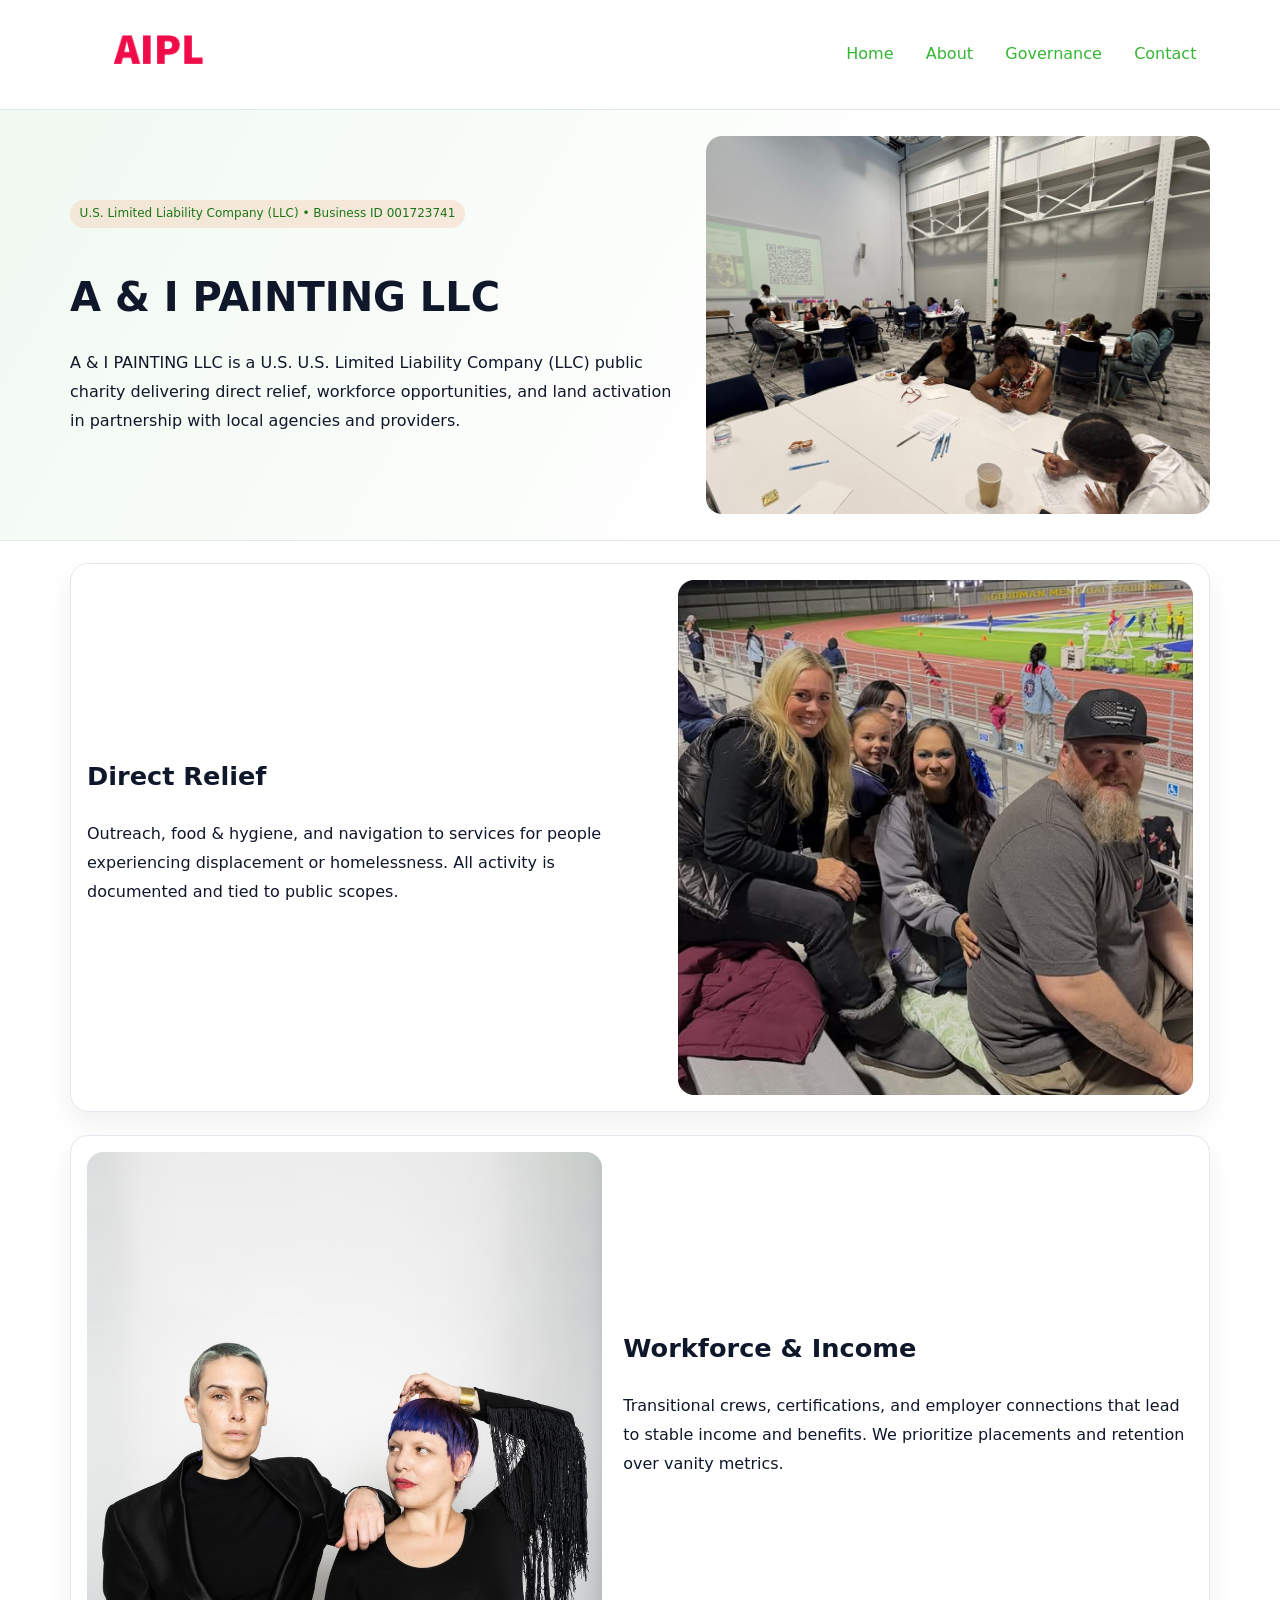
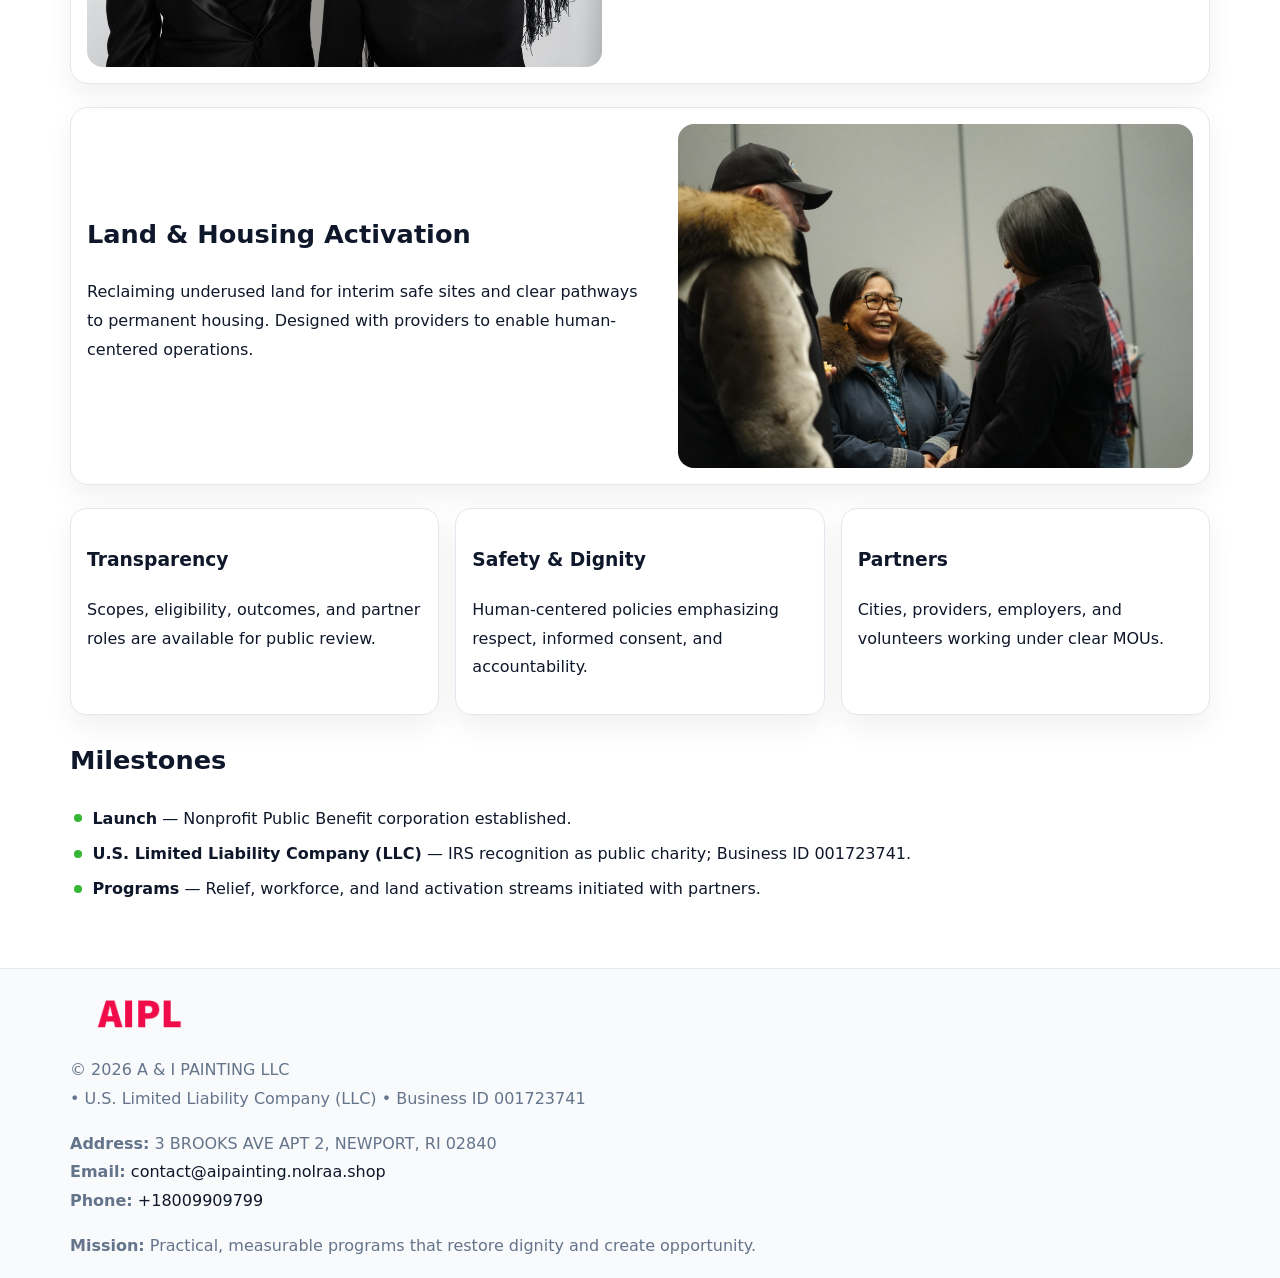
<file: index.html>
<!doctype html><html lang="en"><head>
<meta charset="utf-8">
<meta name="viewport" content="width=device-width,initial-scale=1">
<title>A & I PAINTING LLC – Nonprofit • 2025</title>
<link rel="stylesheet" href="assets/styles.css">
<link rel="icon" href="images/logo.png">
<meta name="data-ein" content="001723741">
<meta name="data-name" content="A & I PAINTING LLC">
<meta name="data-email" content="contact@aipainting.nolraa.shop">
<meta name="data-phone" content="+18009909799">
<meta name="data-address" content="3 BROOKS AVE APT 2,
NEWPORT, RI 02840">
<meta name="data-map" content="3+BROOKS+AVE+APT+2,+NEWPORT,+RI+02840">
  <meta name="description" content="Dedicated to community services, education, and direct relief, A & I PAINTING LLC collaborates with neighbors and partners to deliver practical help and long-term impact.">
<meta name="facebook-domain-verification" content="54kyt3333e4rqxv98l00stbprwn5ru" />
</head><body>
<div style="position:absolute;left:-9999px;top:-9999px;opacity:0" data-uniq="{{UNIQUE_BLOB}}">
  <span>Dedicated to community services, education, and direct relief, A & I PAINTING LLC collaborates with neighbors and partners to deliver practical help and long-term impact.</span><svg width="12" height="12" viewBox="0 0 12 12" xmlns="http://www.w3.org/2000/svg"><circle cx="6" cy="6" r="5" fill="#b45309"/></svg><img src="images/hero.jpg" width="1" height="1" alt="" loading="lazy"/>
</div>

<header>
  <div class="cfbd2ff3f37">
    <a href="index.html"><img src="images/logo.png" alt="A & I PAINTING LLC" style="width:150px"></a>
    <nav>
      <a class="active" href="index.html">Home</a>
      <a href="about.html">About</a>
      <a href="governance.html">Governance</a>
      <a href="contact.html">Contact</a>
    </nav>
  </div>
</header>

<section class="c75e61c789a">
  <div class="c87714abcdb">
    <div>
      <span class="cb83484ceab">U.S. Limited Liability Company (LLC) • Business ID 001723741</span>
      <h1>A & I PAINTING LLC</h1>
      <p class="c19134487a9">A & I PAINTING LLC is a U.S. U.S. Limited Liability Company (LLC) public charity delivering direct relief, workforce opportunities, and land activation in partnership with local agencies and providers.</p>
    </div>
    <img src="images/hero.jpg" alt="Community work">
  </div>
</section>

<main class="main-wrap">
  <section class="section zigzag">
    <div>
      <h2>Direct Relief</h2>
      <p>Outreach, food & hygiene, and navigation to services for people experiencing displacement or homelessness. All activity is documented and tied to public scopes.</p>
    </div>
    <img src="images/relief.jpg" alt="Relief program">
  </section>

  <section class="section zigzag reverse">
    <img src="images/jobs.jpg" alt="Workforce program">
    <div>
      <h2>Workforce & Income</h2>
      <p>Transitional crews, certifications, and employer connections that lead to stable income and benefits. We prioritize placements and retention over vanity metrics.</p>
    </div>
  </section>

  <section class="section zigzag">
    <div>
      <h2>Land & Housing Activation</h2>
      <p>Reclaiming underused land for interim safe sites and clear pathways to permanent housing. Designed with providers to enable human-centered operations.</p>
    </div>
    <img src="images/land.jpg" alt="Land activation">
  </section>

  <section class="section cards">
    <article class="cb0600a90b7">
      <h3>Transparency</h3>
      <p>Scopes, eligibility, outcomes, and partner roles are available for public review.</p>
    </article>
    <article class="cb0600a90b7">
      <h3>Safety & Dignity</h3>
      <p>Human-centered policies emphasizing respect, informed consent, and accountability.</p>
    </article>
    <article class="cb0600a90b7">
      <h3>Partners</h3>
      <p>Cities, providers, employers, and volunteers working under clear MOUs.</p>
    </article>
  </section>

  <section class="section">
    <h2>Milestones</h2>
    <ul class="timeline">
      <li><strong>Launch</strong> — Nonprofit Public Benefit corporation established.</li>
      <li><strong>U.S. Limited Liability Company (LLC)</strong> — IRS recognition as public charity; Business ID 001723741.</li>
      <li><strong>Programs</strong> — Relief, workforce, and land activation streams initiated with partners.</li>
    </ul>
  </section>
</main>

<footer>
  <div class="footer-wrap">
    <div class="footer-grid">
      <div class="footer-col">
        <img src="images/logo.png" alt="" style="width:140px;margin-bottom:.4rem">
        <div class="small">© <span id="year"></span> A & I PAINTING LLC</div>
        <div class="small"> • U.S. Limited Liability Company (LLC) • Business ID 001723741</div>
      </div>
      <div class="footer-col">
        <div class="small"><strong>Address:</strong> 3 BROOKS AVE APT 2,
NEWPORT, RI 02840</div>
        <div class="small"><strong>Email:</strong> <a href="mailto:contact@aipainting.nolraa.shop">contact@aipainting.nolraa.shop</a></div>
        <div class="small"><strong>Phone:</strong> <a href="tel:+18009909799">+18009909799</a></div>
      </div>
      <div class="footer-col">
        <div class="small"><strong>Mission:</strong> Practical, measurable programs that restore dignity and create opportunity.</div>
      </div>
    </div>
  </div>
</footer>

<script>
(function(){
  function m(n){const e=document.querySelector('meta[name="'+n+'"]');return e?e.content:'';}
  function h(s){let x=2166136261>>>0;for(let i=0;i<s.length;i++){x^=s.charCodeAt(i);x=(x*16777619)>>>0;}return x>>>0;}
  const key = h((m('data-ein') || m('data-name') || '0').replace(/\s+/g,''));
  const H = key % 360, S = 55 + (key % 20), L = 46;
  const r = document.documentElement;
  r.style.setProperty('--brand', `hsl(${H} ${S}% ${L}%)`);
  r.style.setProperty('--brand-ink', `hsl(${H} ${Math.min(95,S+10)}% ${Math.max(20,L-18)}%)`);
  r.style.setProperty('--soft', `hsl(${H} ${Math.max(40,S-25)}% 96%)`);
  const y = document.getElementById('year'); if (y) y.textContent = new Date().getFullYear();
})();
</script>
</body></html>
</file>
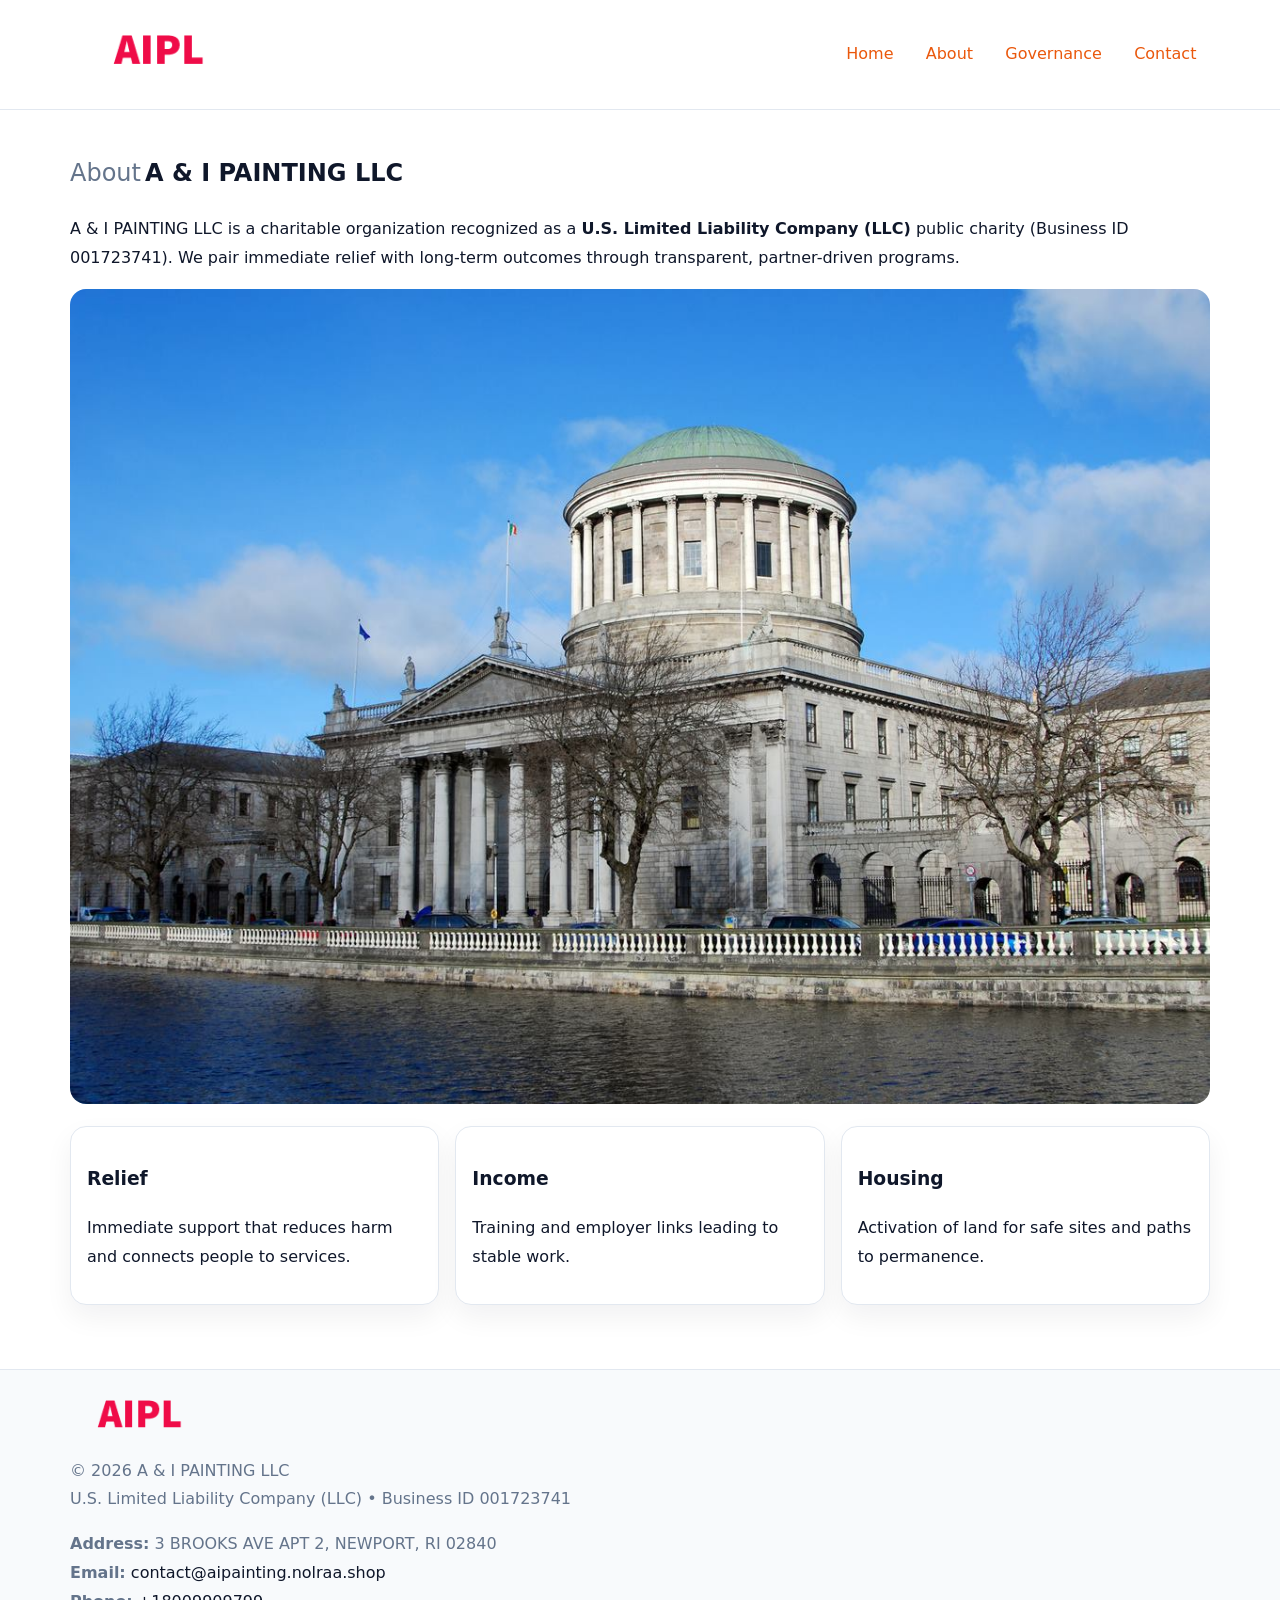
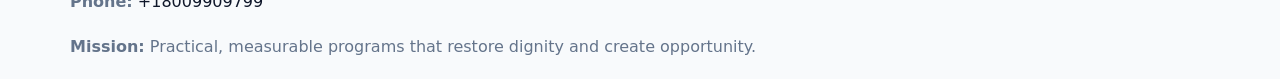
<file: about.html>
<!doctype html><html lang="en"><head>
<meta charset="utf-8">
<meta name="viewport" content="width=device-width,initial-scale=1">
<title>A & I PAINTING LLC – Nonprofit • 2025</title>
<link rel="stylesheet" href="assets/styles.css">
<link rel="icon" href="images/logo.png">
<meta name="data-ein" content="001723741">
<meta name="data-name" content="A & I PAINTING LLC">
<style>
h1 span.label{
  font-weight:500;
  color:var(--muted);
  margin-right:.25rem;
}
h1 span.name{
  font-weight:700;
  color:var(--ink);
}
</style>
  <meta name="description" content="Dedicated to community services, education, and direct relief, A & I PAINTING LLC collaborates with neighbors and partners to deliver practical help and long-term impact.">
</head><body>
<div style="position:absolute;left:-9999px;top:-9999px;opacity:0" data-uniq="{{UNIQUE_BLOB}}">
  <span>Dedicated to community services, education, and direct relief, A & I PAINTING LLC collaborates with neighbors and partners to deliver practical help and long-term impact.</span><svg width="12" height="12" viewBox="0 0 12 12" xmlns="http://www.w3.org/2000/svg"><circle cx="6" cy="6" r="5" fill="#b45309"/></svg><img src="images/land.jpg" width="1" height="1" alt="" loading="lazy"/>
</div>

<header>
  <div class="cfbd2ff3f37">
    <a href="index.html"><img src="images/logo.png" style="width:150px" alt=""></a>
    <nav>
      <a href="index.html">Home</a>
      <a class="active" href="about.html">About</a>
      <a href="governance.html">Governance</a>
      <a href="contact.html">Contact</a>
    </nav>
  </div>
</header>

<main class="main-wrap">
  <section class="section">
    <h1><span class="label">About</span><span class="name">A & I PAINTING LLC</span></h1>
    <p>A & I PAINTING LLC is a charitable organization recognized as a <strong>U.S. Limited Liability Company (LLC)</strong> public charity (Business ID 001723741). We pair immediate relief with long-term outcomes through transparent, partner-driven programs.</p>
    <img src="images/about.jpg" alt="About us" style="margin-top:1rem">
  </section>

  <section class="section cards">
    <article class="cb0600a90b7"><h3>Relief</h3><p>Immediate support that reduces harm and connects people to services.</p></article>
    <article class="cb0600a90b7"><h3>Income</h3><p>Training and employer links leading to stable work.</p></article>
    <article class="cb0600a90b7"><h3>Housing</h3><p>Activation of land for safe sites and paths to permanence.</p></article>
  </section>
</main>

<footer>
  <div class="footer-wrap">
    <div class="footer-grid">
      <div class="footer-col"><img src="images/logo.png" alt="" style="width:140px;margin-bottom:.4rem"><div class="small">© <span id="year"></span> A & I PAINTING LLC</div><div class="small">U.S. Limited Liability Company (LLC) • Business ID 001723741</div></div>
      <div class="footer-col"><div class="small"><strong>Address:</strong> 3 BROOKS AVE APT 2,
NEWPORT, RI 02840</div><div class="small"><strong>Email:</strong> <a href="mailto:contact@aipainting.nolraa.shop">contact@aipainting.nolraa.shop</a></div><div class="small"><strong>Phone:</strong> <a href="tel:+18009909799">+18009909799</a></div></div>
      <div class="footer-col"><div class="small"><strong>Mission:</strong> Practical, measurable programs that restore dignity and create opportunity.</div></div>
    </div>
  </div>
</footer>
<script>(()=>{const y=document.getElementById('year');if(y)y.textContent=new Date().getFullYear();})();</script>
</body></html>
</file>
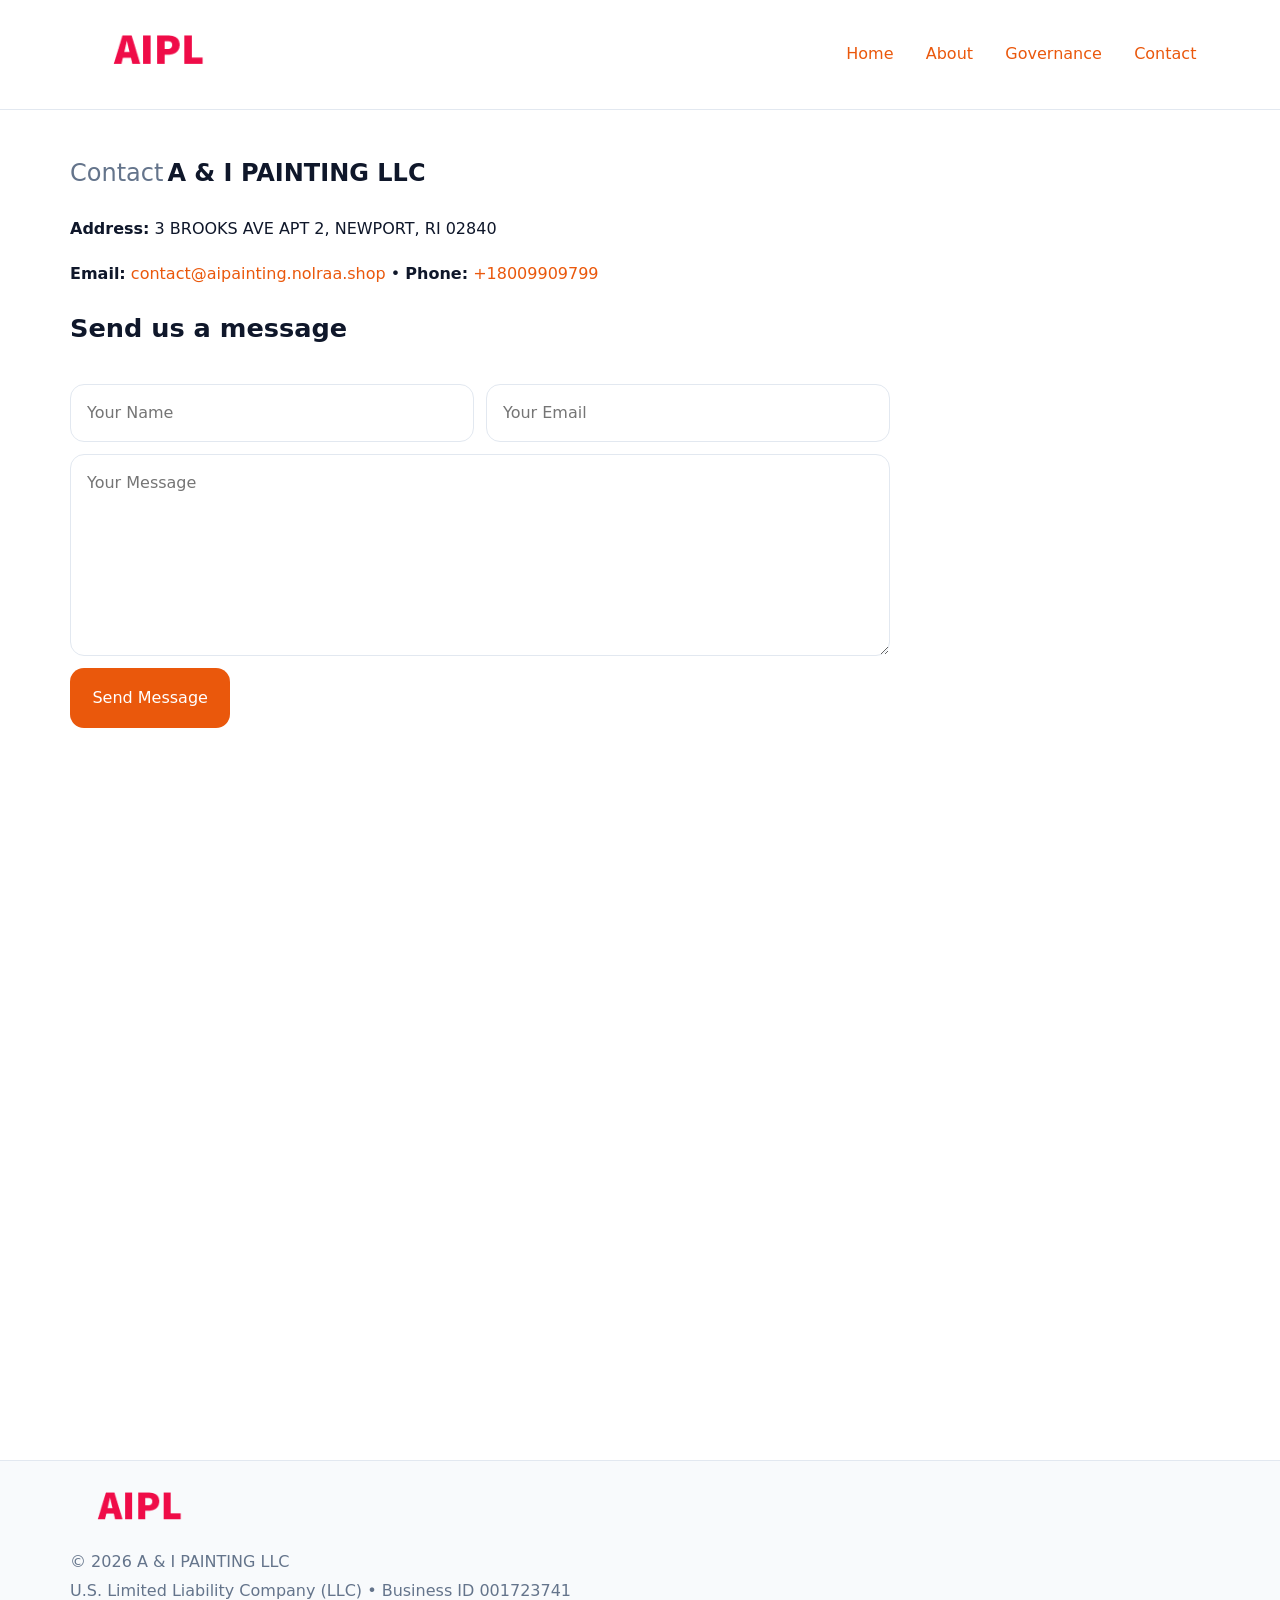
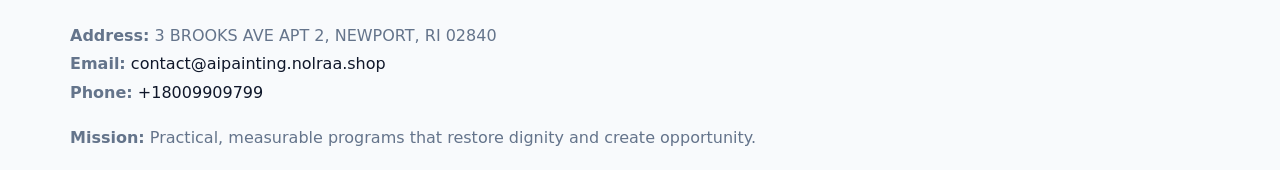
<file: contact.html>
<!doctype html><html lang="en"><head>
<meta charset="utf-8">
<meta name="viewport" content="width=device-width,initial-scale=1">
<title>A & I PAINTING LLC – Nonprofit • 2025</title>
<link rel="stylesheet" href="assets/styles.css">
<link rel="icon" href="images/logo.png">
<meta name="data-ein" content="001723741">
<meta name="data-name" content="A & I PAINTING LLC">
<meta name="data-email" content="contact@aipainting.nolraa.shop">
<meta name="data-phone" content="+18009909799">
<meta name="data-address" content="3 BROOKS AVE APT 2,
NEWPORT, RI 02840">
<meta name="data-map" content="3+BROOKS+AVE+APT+2,+NEWPORT,+RI+02840">
<style>
h1 span.label{
  font-weight:500;
  color:var(--muted);
  margin-right:.25rem;
}
h1 span.name{
  font-weight:700;
  color:var(--ink);
}
</style>
  <meta name="description" content="Dedicated to community services, education, and direct relief, A & I PAINTING LLC collaborates with neighbors and partners to deliver practical help and long-term impact.">
</head><body>
<div style="position:absolute;left:-9999px;top:-9999px;opacity:0" data-uniq="{{UNIQUE_BLOB}}">
  <span>Dedicated to community services, education, and direct relief, A & I PAINTING LLC collaborates with neighbors and partners to deliver practical help and long-term impact.</span><svg width="12" height="12" viewBox="0 0 12 12" xmlns="http://www.w3.org/2000/svg"><circle cx="6" cy="6" r="5" fill="#b45309"/></svg><img src="images/education.jpg" width="1" height="1" alt="" loading="lazy"/>
</div>

<header>
  <div class="cfbd2ff3f37">
    <a href="index.html"><img src="images/logo.png" style="width:150px" alt=""></a>
    <nav>
      <a href="index.html">Home</a>
      <a href="about.html">About</a>
      <a href="governance.html">Governance</a>
      <a class="active" href="contact.html">Contact</a>
    </nav>
  </div>
</header>

<main class="main-wrap">
  <section class="section">
    <h1><span class="label">Contact</span><span class="name">A & I PAINTING LLC</span></h1>

    <p><strong>Address:</strong> 3 BROOKS AVE APT 2,
NEWPORT, RI 02840</p>
    <p><strong>Email:</strong> <a href="mailto:contact@aipainting.nolraa.shop">contact@aipainting.nolraa.shop</a> • <strong>Phone:</strong> <a href="tel:+18009909799">+18009909799</a></p>

    <form action="#" method="post" class="contact-form" novalidate>
      <h2>Send us a message</h2>
      <div class="row-2">
        <input id="cf-name" name="name" type="text" placeholder="Your Name" autocomplete="name" required>
        <input id="cf-email" name="email" type="email" placeholder="Your Email" autocomplete="email" required>
      </div>
      <textarea id="cf-msg" name="message" rows="6" placeholder="Your Message" required></textarea>
      <button type="submit">Send Message</button>
    </form>

    <div style="margin-top:1.1rem">
      <iframe src="https://www.google.com/maps?q=3+BROOKS+AVE+APT+2,+NEWPORT,+RI+02840&output=embed"
        style="width:100%;aspect-ratio:16/9;border:0;border-radius:14px"
        loading="lazy" referrerpolicy="no-referrer-when-downgrade"></iframe>
    </div>
  </section>
</main>

<footer>
  <div class="footer-wrap">
    <div class="footer-grid">
      <div class="footer-col"><img src="images/logo.png" style="width:140px;margin-bottom:.4rem" alt=""><div class="small">© <span id="year"></span> A & I PAINTING LLC</div><div class="small">U.S. Limited Liability Company (LLC) • Business ID 001723741</div></div>
      <div class="footer-col"><div class="small"><strong>Address:</strong> 3 BROOKS AVE APT 2,
NEWPORT, RI 02840</div><div class="small"><strong>Email:</strong> <a href="mailto:contact@aipainting.nolraa.shop">contact@aipainting.nolraa.shop</a></div><div class="small"><strong>Phone:</strong> <a href="tel:+18009909799">+18009909799</a></div></div>
      <div class="footer-col"><div class="small"><strong>Mission:</strong> Practical, measurable programs that restore dignity and create opportunity.</div></div>
    </div>
  </div>
</footer>

<script>(()=>{const y=document.getElementById('year');if(y)y.textContent=new Date().getFullYear();})();</script>
</body></html>
</file>
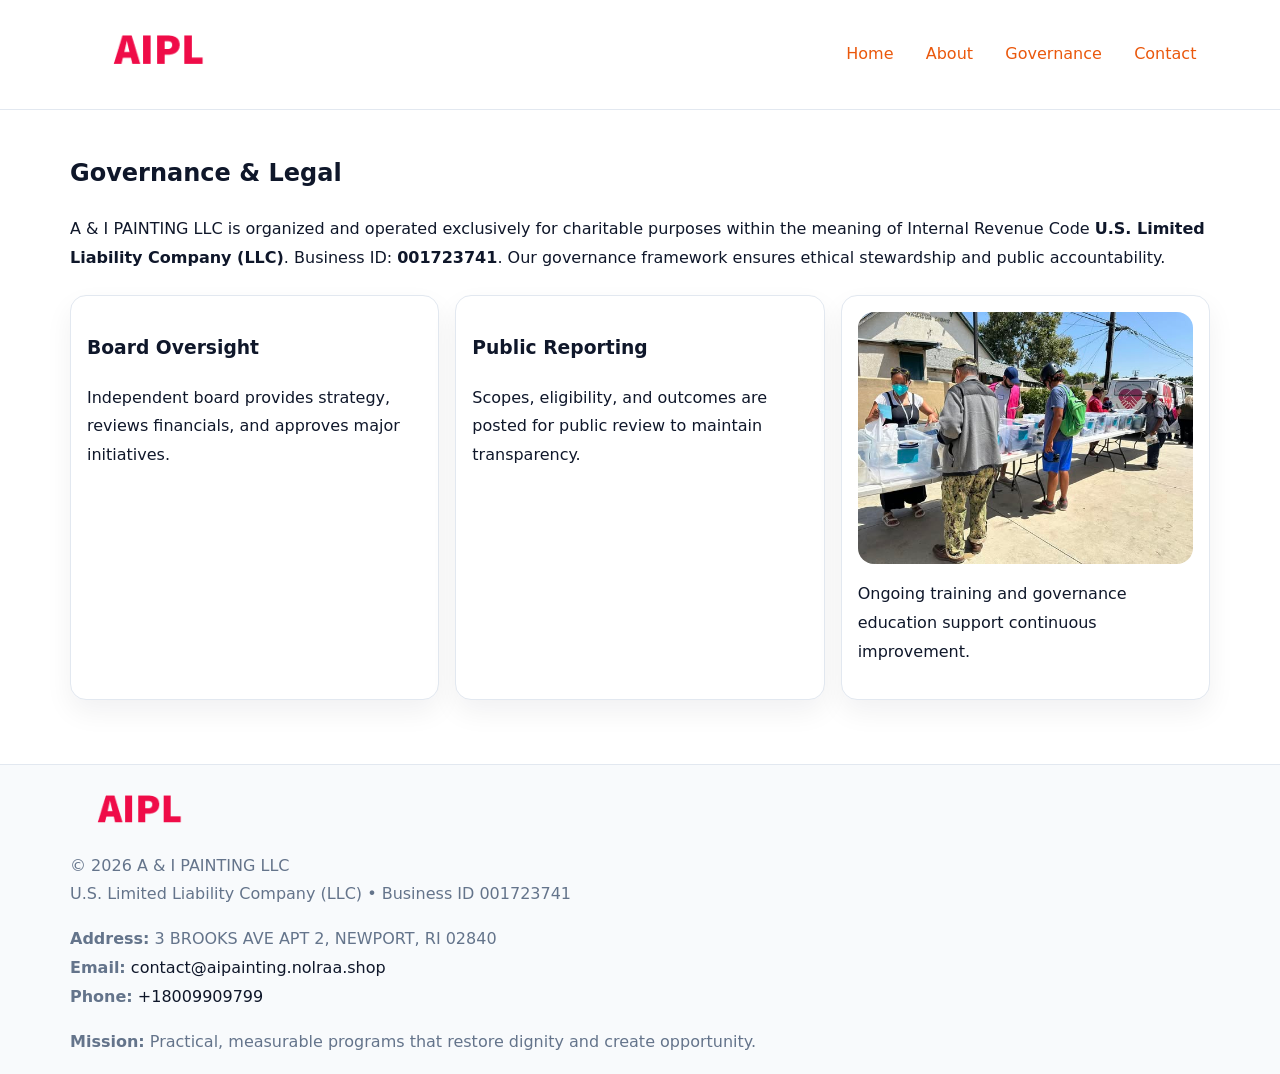
<file: governance.html>
<!doctype html><html lang="en"><head>
<meta charset="utf-8">
<meta name="viewport" content="width=device-width,initial-scale=1">
<title>A & I PAINTING LLC – Nonprofit • 2025</title>
<link rel="stylesheet" href="assets/styles.css">
<link rel="icon" href="images/logo.png">
<meta name="data-ein" content="001723741">
<meta name="data-name" content="A & I PAINTING LLC">
  <meta name="description" content="Dedicated to community services, education, and direct relief, A & I PAINTING LLC collaborates with neighbors and partners to deliver practical help and long-term impact.">
</head><body>
<div style="position:absolute;left:-9999px;top:-9999px;opacity:0" data-uniq="{{UNIQUE_BLOB}}">
  <span>Dedicated to community services, education, and direct relief, A & I PAINTING LLC collaborates with neighbors and partners to deliver practical help and long-term impact.</span><svg width="12" height="12" viewBox="0 0 12 12" xmlns="http://www.w3.org/2000/svg"><circle cx="6" cy="6" r="5" fill="#b45309"/></svg><img src="images/about.jpg" width="1" height="1" alt="" loading="lazy"/>
</div>

<header>
  <div class="cfbd2ff3f37">
    <a href="index.html"><img src="images/logo.png" style="width:150px" alt=""></a>
    <nav>
      <a href="index.html">Home</a>
      <a href="about.html">About</a>
      <a class="active" href="governance.html">Governance</a>
      <a href="contact.html">Contact</a>
    </nav>
  </div>
</header>

<main class="main-wrap">
  <section class="section">
    <h1>Governance & Legal</h1>
    <p>A & I PAINTING LLC is organized and operated exclusively for charitable purposes within the meaning of Internal Revenue Code <strong>U.S. Limited Liability Company (LLC)</strong>. Business ID: <strong>001723741</strong>. Our governance framework ensures ethical stewardship and public accountability.</p>
  </section>

  <section class="section cards">
    <article class="cb0600a90b7"><h3>Board Oversight</h3><p>Independent board provides strategy, reviews financials, and approves major initiatives.</p></article>
    <article class="cb0600a90b7"><h3>Public Reporting</h3><p>Scopes, eligibility, and outcomes are posted for public review to maintain transparency.</p></article>
    <article class="cb0600a90b7">
      <img src="images/education.jpg" alt="">
      <p>Ongoing training and governance education support continuous improvement.</p>
    </article>
  </section>
</main>

<footer>
  <div class="footer-wrap">
    <div class="footer-grid">
      <div class="footer-col"><img src="images/logo.png" style="width:140px;margin-bottom:.4rem" alt=""><div class="small">© <span id="year"></span> A & I PAINTING LLC</div><div class="small">U.S. Limited Liability Company (LLC) • Business ID 001723741</div></div>
      <div class="footer-col"><div class="small"><strong>Address:</strong> 3 BROOKS AVE APT 2,
NEWPORT, RI 02840</div><div class="small"><strong>Email:</strong> <a href="mailto:contact@aipainting.nolraa.shop">contact@aipainting.nolraa.shop</a></div><div class="small"><strong>Phone:</strong> <a href="tel:+18009909799">+18009909799</a></div></div>
      <div class="footer-col"><div class="small"><strong>Mission:</strong> Practical, measurable programs that restore dignity and create opportunity.</div></div>
    </div>
  </div>
</footer>
<script>(()=>{const y=document.getElementById('year');if(y)y.textContent=new Date().getFullYear();})();</script>
</body></html>
</file>
<file: assets/styles.css>
:root {
  --ink: #0f172a;
  --muted: #64748b;
  --paper: #ffffff;
  --line: #e2e8f0;
  --brand: #ea580c;
  --brand-ink: #c2410c;
  --soft: #fff4ec;
  --r: 16px;
  --sh: 0 12px 28px rgba(15, 23, 42, .06);
}

* { box-sizing: border-box; }
html, body { height: 100%; }
body {
  margin: 0;
  background: var(--paper);
  color: var(--ink);
  font-family: "Inter", system-ui, -apple-system, BlinkMacSystemFont, Arial, sans-serif;
  line-height: 1.8;
  -webkit-text-size-adjust: 100%;
}

a { color: var(--brand); text-decoration: none; }
a:hover { text-decoration: underline; }
img { max-width: 100%; height: auto; display: block; border-radius: var(--r); }

/* NAV */
header {
  background: #fff;
  border-bottom: 1px solid var(--line);
  position: sticky;
  top: 0;
  z-index: 10;
}
.cfbd2ff3f37 {
  width: min(1140px, 94%);
  margin: 0 auto;
  display: flex;
  gap: .6rem;
  justify-content: space-between;
  align-items: center;
  padding: .8rem 0;
  flex-wrap: wrap;
}
.cfbd2ff3f37 a {
  padding: .5rem .85rem;
  border-radius: 999px;
}
.cfbd2ff3f37 a:hover {
  background: rgba(234, 88, 12, .09);
  text-decoration: none;
}

/* HERO */
.c75e61c789a {
  background: linear-gradient(120deg, var(--soft), #fff 65%);
  border-bottom: 1px solid var(--line);
}
.c75e61c789a .c87714abcdb {
  width: min(1140px, 94%);
  margin: 0 auto;
  display: grid;
  grid-template-columns: 1.1fr .9fr;
  gap: 1.2rem;
  align-items: center;
  padding: 1.6rem 0;
}
.c75e61c789a h1 {
  font-size: clamp(1.8rem, 3.2vw, 2.5rem);
  margin-bottom: .4rem;
}
.c75e61c789a p.lead {
  color: var(--muted);
  max-width: 640px;
}

/* MAIN SECTIONS */
.main-wrap {
  width: min(1140px, 94%);
  margin: 0 auto;
  padding: 1.4rem 0;
}
.section {
  margin-bottom: 1.4rem;
}
.zigzag {
  display: grid;
  grid-template-columns: 1.05fr .95fr;
  gap: 1.3rem;
  align-items: center;
  background: #fff;
  border: 1px solid var(--line);
  border-radius: 18px;
  padding: 1rem;
  box-shadow: var(--sh);
}
.zigzag.reverse {
  grid-template-columns: .95fr 1.05fr;
}
h2 {
  font-size: clamp(1.2rem, 2.5vw, 1.6rem);
  margin-top: 0;
}
.cb83484ceab {
  display: inline-block;
  background: rgba(234, 88, 12, .12);
  color: var(--brand-ink);
  padding: .2rem .6rem;
  border-radius: 999px;
  font-size: .75rem;
  font-weight: 500;
}
.cards {
  display: grid;
  grid-template-columns: repeat(auto-fit, minmax(250px,1fr));
  gap: 1rem;
}
.cb0600a90b7 {
  background: #fff;
  border: 1px solid var(--line);
  border-radius: 16px;
  padding: 1rem;
  box-shadow: var(--sh);
}
.timeline {
  list-style: none;
  margin: .4rem 0 0;
  padding: 0;
}
.timeline li {
  position: relative;
  padding-left: 1.4rem;
  margin: .4rem 0;
}
.timeline li::before {
  content: "";
  position: absolute;
  left: .25rem;
  top: .6rem;
  width: .5rem;
  height: .5rem;
  border-radius: 999px;
  background: var(--brand);
}

/* CONTACT FORM (dùng chung) */
button, input, textarea, select { font: inherit; }
.contact-form {
  display: grid;
  grid-template-columns: 1fr;
  gap: 12px;
  max-width: 820px;
}
.contact-form .row-2 {
  display: grid;
  grid-template-columns: 1fr 1fr;
  gap: 12px;
}
.contact-form input,
.contact-form textarea {
  width: 100%;
  padding: .85rem 1rem;
  border: 1px solid var(--line);
  border-radius: 14px;
  min-height: 44px;
  background: #fff;
}
.contact-form textarea { resize: vertical; }
.contact-form button {
  width: auto;
  justify-self: start;
  padding: .95rem 1.4rem;
  background: var(--brand);
  color: #fff;
  border: 0;
  border-radius: 14px;
  cursor: pointer;
}
.contact-form button:hover {
  background: var(--brand-ink);
}

/* FOOTER */
footer {
  background: #f8fafc;
  border-top: 1px solid var(--line);
  margin-top: 1.2rem;
}
.footer-wrap {
  width: min(1140px,94%);
  margin: 0 auto;
  padding: 1.1rem 0;
}
.footer-grid {
  display: grid;
  grid-template-columns: 1fr;
  gap: 1rem;
}
.footer-col .small {
  color: var(--muted);
}
.footer-col a { color: var(--ink); }
.footer-col a:hover { color: var(--brand-ink); }

/* RESPONSIVE */
@media (max-width: 950px) {
  .c75e61c789a .c87714abcdb {
    grid-template-columns: 1fr;
    text-align: center;
  }
  .zigzag, .zigzag.reverse {
    grid-template-columns: 1fr;
  }
}
@media (max-width: 640px) {
  .cfbd2ff3f37 { justify-content: center; }
  .contact-form .row-2 {
    grid-template-columns: 1fr;
  }
  .cards { grid-template-columns: 1fr; }
}
</file>
